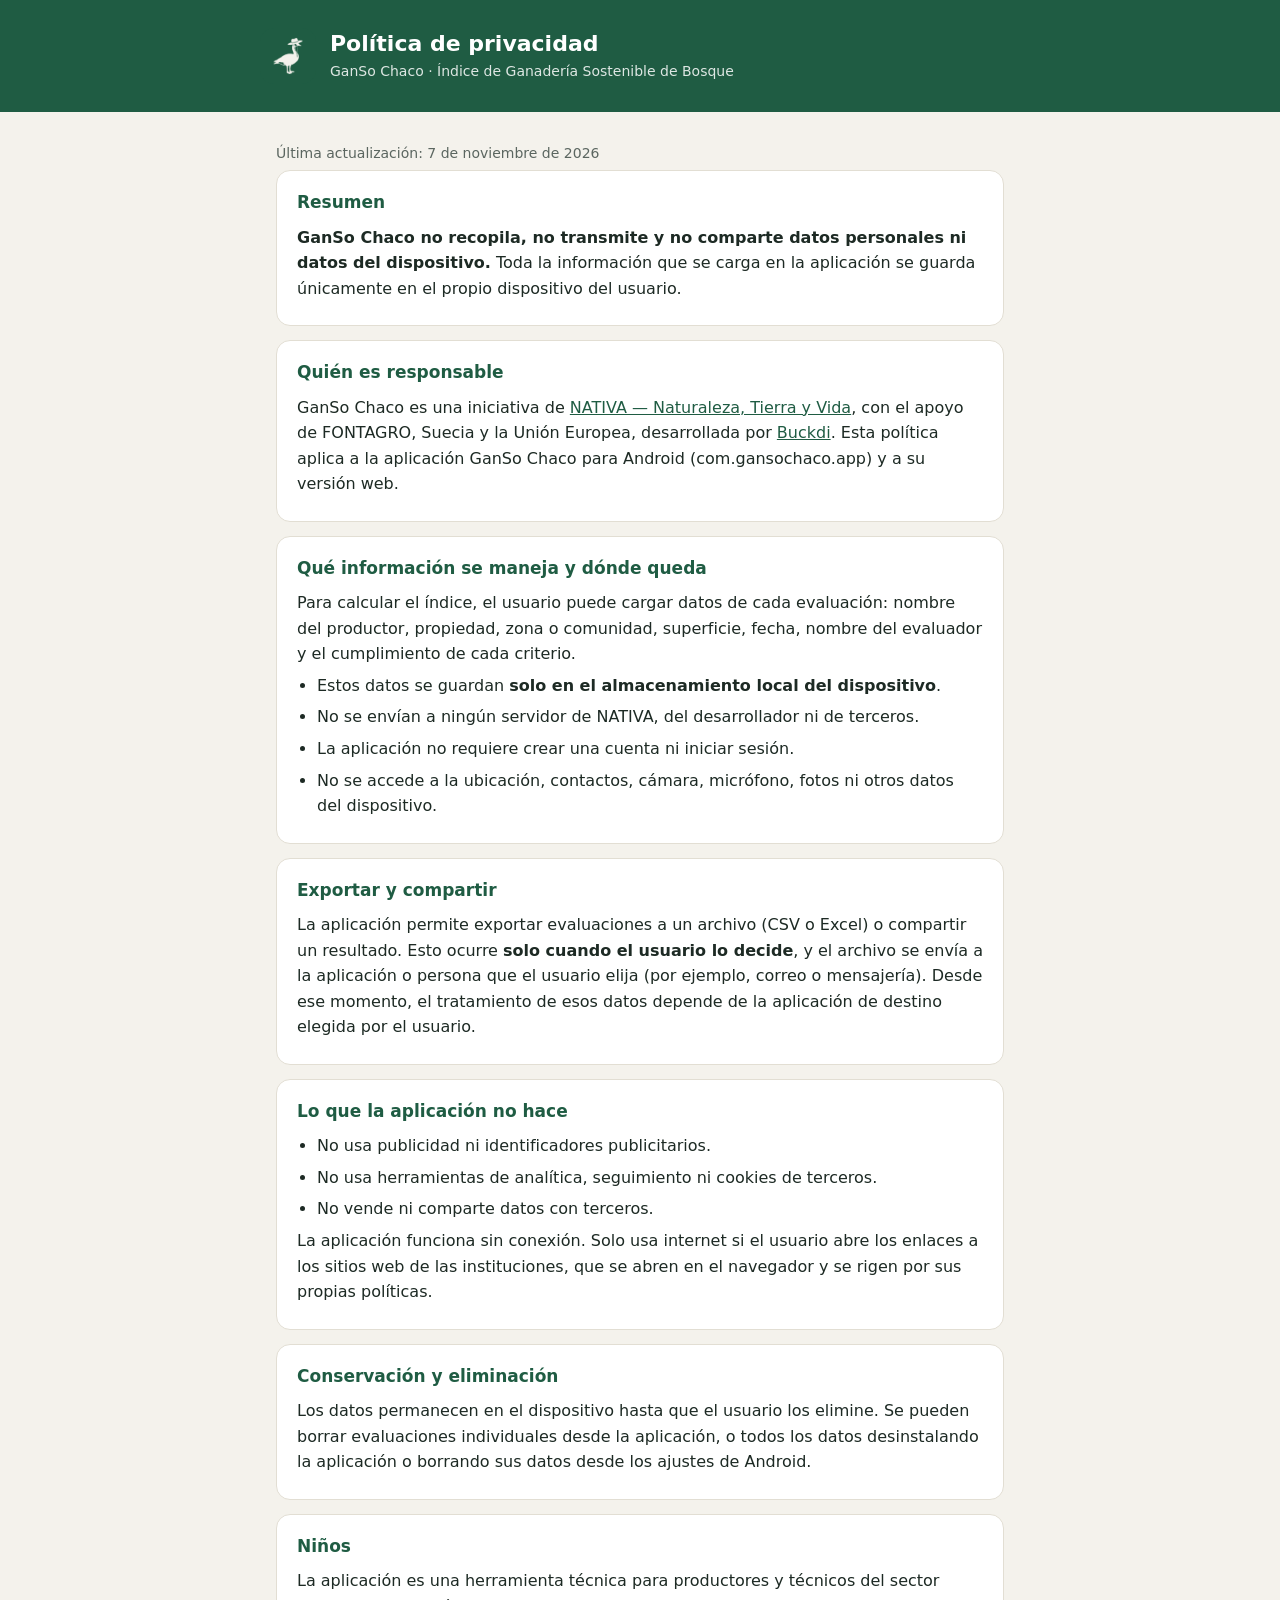
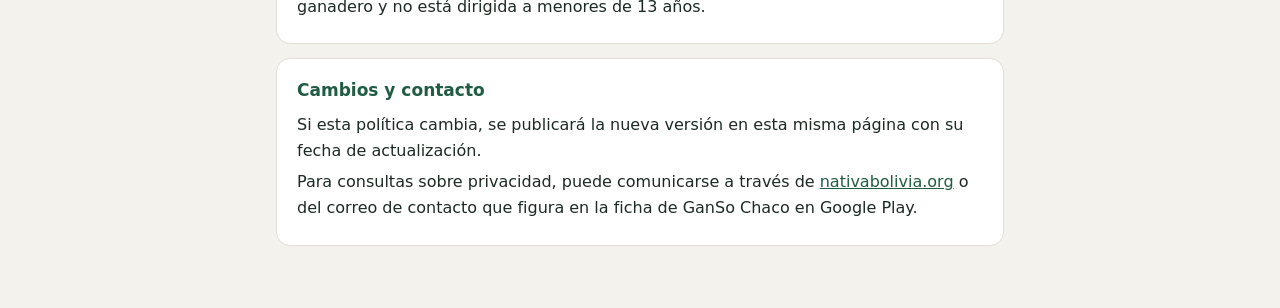
<file: privacidad.html>
<!doctype html>
<html lang="es">
<head>
<meta charset="utf-8">
<meta name="viewport" content="width=device-width, initial-scale=1">
<title>Política de privacidad · GanSo Chaco</title>
<link rel="icon" href="icons/icon.svg" type="image/svg+xml">
<style>
  :root { --bg:#F4F2EC; --fg:#1d2a24; --muted:#5b6660; --green:#1F5C43; --card:#ffffff; --line:#e2ded3; }
  * { box-sizing: border-box; }
  body { margin:0; background:var(--bg); color:var(--fg); font:16px/1.6 system-ui, -apple-system, "Segoe UI", Roboto, sans-serif; }
  header { background:var(--green); color:#fff; padding:28px 16px; }
  header .wrap { display:flex; gap:14px; align-items:center; }
  header img { width:56px; height:56px; border-radius:14px; flex:none; }
  header h1 { margin:0; font-size:22px; line-height:1.25; }
  header p { margin:2px 0 0; opacity:.85; font-size:14px; }
  .wrap { max-width:760px; margin:0 auto; }
  main { padding:24px 16px 48px; }
  section { background:var(--card); border:1px solid var(--line); border-radius:14px; padding:18px 20px; margin-bottom:14px; }
  h2 { margin:0 0 8px; font-size:17px; color:var(--green); }
  p, li { margin:6px 0; }
  ul { padding-left:20px; margin:6px 0; }
  .muted { color:var(--muted); font-size:14px; }
  a { color:var(--green); }
</style>
</head>
<body>
<header><div class="wrap">
  <img src="icons/icon.svg" alt="">
  <div><h1>Política de privacidad</h1><p>GanSo Chaco · Índice de Ganadería Sostenible de Bosque</p></div>
</div></header>

<main class="wrap">
  <p class="muted">Última actualización: 7 de noviembre de 2026</p>

  <section>
    <h2>Resumen</h2>
    <p><strong>GanSo Chaco no recopila, no transmite y no comparte datos personales ni datos del dispositivo.</strong>
    Toda la información que se carga en la aplicación se guarda únicamente en el propio dispositivo del usuario.</p>
  </section>

  <section>
    <h2>Quién es responsable</h2>
    <p>GanSo Chaco es una iniciativa de <a href="https://nativabolivia.org/" rel="noopener">NATIVA — Naturaleza, Tierra y Vida</a>,
    con el apoyo de FONTAGRO, Suecia y la Unión Europea, desarrollada por <a href="https://buck-di.com" rel="noopener">Buckdi</a>.
    Esta política aplica a la aplicación GanSo Chaco para Android (com.gansochaco.app) y a su versión web.</p>
  </section>

  <section>
    <h2>Qué información se maneja y dónde queda</h2>
    <p>Para calcular el índice, el usuario puede cargar datos de cada evaluación: nombre del productor, propiedad,
    zona o comunidad, superficie, fecha, nombre del evaluador y el cumplimiento de cada criterio.</p>
    <ul>
      <li>Estos datos se guardan <strong>solo en el almacenamiento local del dispositivo</strong>.</li>
      <li>No se envían a ningún servidor de NATIVA, del desarrollador ni de terceros.</li>
      <li>La aplicación no requiere crear una cuenta ni iniciar sesión.</li>
      <li>No se accede a la ubicación, contactos, cámara, micrófono, fotos ni otros datos del dispositivo.</li>
    </ul>
  </section>

  <section>
    <h2>Exportar y compartir</h2>
    <p>La aplicación permite exportar evaluaciones a un archivo (CSV o Excel) o compartir un resultado.
    Esto ocurre <strong>solo cuando el usuario lo decide</strong>, y el archivo se envía a la aplicación o persona que el
    usuario elija (por ejemplo, correo o mensajería). Desde ese momento, el tratamiento de esos datos depende de la
    aplicación de destino elegida por el usuario.</p>
  </section>

  <section>
    <h2>Lo que la aplicación no hace</h2>
    <ul>
      <li>No usa publicidad ni identificadores publicitarios.</li>
      <li>No usa herramientas de analítica, seguimiento ni cookies de terceros.</li>
      <li>No vende ni comparte datos con terceros.</li>
    </ul>
    <p>La aplicación funciona sin conexión. Solo usa internet si el usuario abre los enlaces a los sitios web de las
    instituciones, que se abren en el navegador y se rigen por sus propias políticas.</p>
  </section>

  <section>
    <h2>Conservación y eliminación</h2>
    <p>Los datos permanecen en el dispositivo hasta que el usuario los elimine. Se pueden borrar evaluaciones
    individuales desde la aplicación, o todos los datos desinstalando la aplicación o borrando sus datos desde los
    ajustes de Android.</p>
  </section>

  <section>
    <h2>Niños</h2>
    <p>La aplicación es una herramienta técnica para productores y técnicos del sector ganadero y no está dirigida a
    menores de 13 años.</p>
  </section>

  <section>
    <h2>Cambios y contacto</h2>
    <p>Si esta política cambia, se publicará la nueva versión en esta misma página con su fecha de actualización.</p>
    <p>Para consultas sobre privacidad, puede comunicarse a través de <a href="https://nativabolivia.org/" rel="noopener">nativabolivia.org</a>
    o del correo de contacto que figura en la ficha de GanSo Chaco en Google Play.</p>
  </section>
</main>
</body>
</html>
</file>
